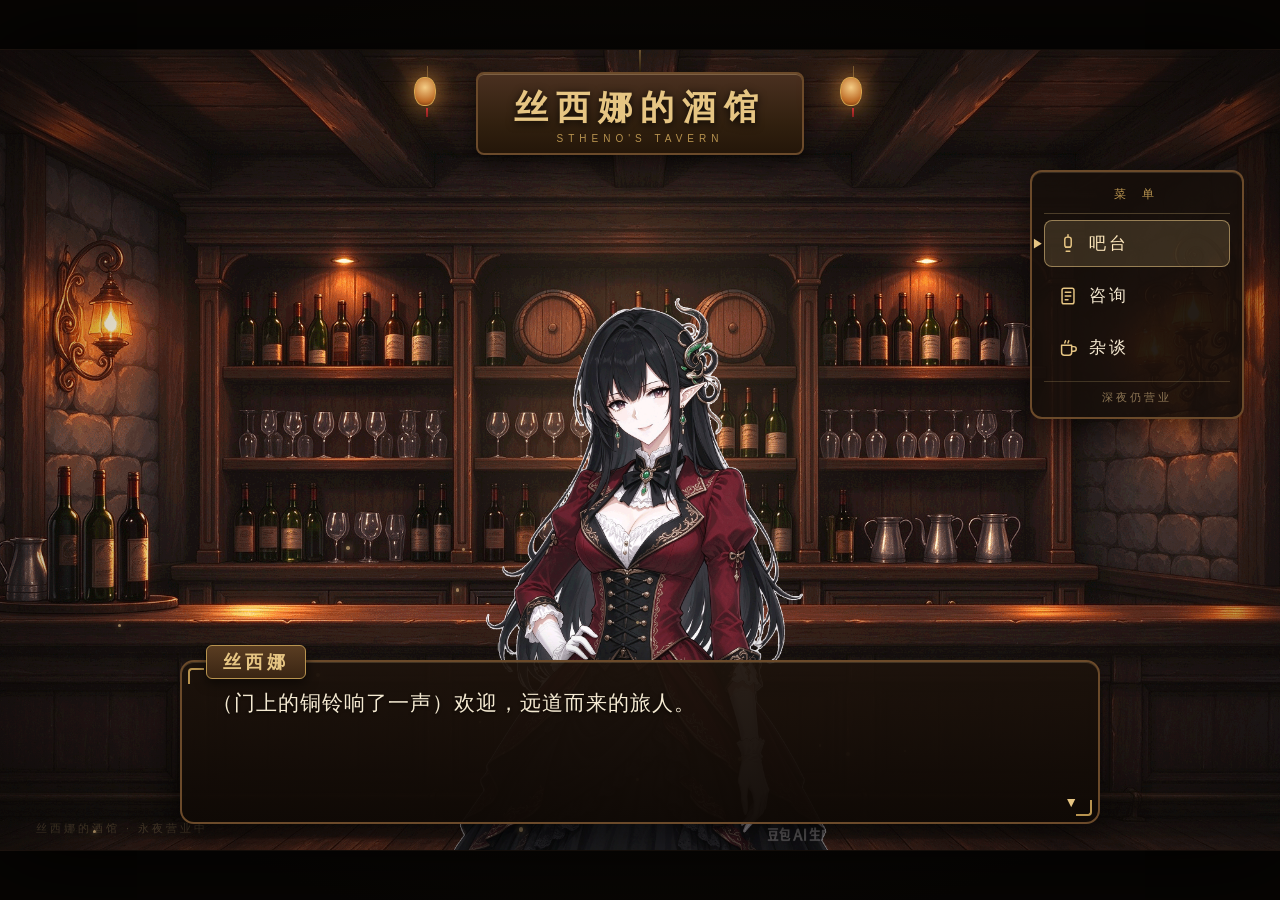
<file: index.html>
<!DOCTYPE html>
<html lang="zh-CN">
<head>
<meta charset="UTF-8">
<meta name="viewport" content="width=device-width, initial-scale=1, viewport-fit=cover">
<meta name="description" content="丝西娜的酒馆 — 深夜仍营业的个人博客">
<title>丝西娜的酒馆</title>
<link rel="icon" type="image/png" href="assets/img/favicon.png">
<link rel="stylesheet" href="assets/css/style.css">
</head>
<body data-page="home">
<div id="viewport">
<div id="stage" class="stage">
  <div class="scene-bg"></div>
  <div class="halo"></div>
  <img class="stheno" src="assets/img/丝西娜.png" alt="酒馆女老板丝西娜">
  <button class="stheno-click" id="sthenoBtn" type="button" aria-label="和丝西娜说句话"><span class="stheno-hint">?</span></button>
  <div class="vignette"></div>
  <header class="sign">
    <div class="sign-rope"></div>
    <div class="sign-board"><span class="sign-title">丝西娜的酒馆</span><span class="sign-sub">STHENO&#39;S TAVERN</span></div>
    <div class="lantern lantern-l"><span class="lantern-body"></span></div>
    <div class="lantern lantern-r"><span class="lantern-body"></span></div>
  </header>
  <nav class="game-menu" id="gameMenu"><div class="menu-title">菜 单</div><a class="menu-item" data-nav="home" href="index.html" title="吧台"><svg class="ico" viewBox="0 0 24 24" fill="none" stroke="#e6c583" stroke-width="1.6" stroke-linecap="round" stroke-linejoin="round"><path d="M12 2v2.5"/><rect x="8.5" y="4.5" width="7" height="11" rx="2.5"/><path d="M9.5 15.5h5"/><path d="M10 20h4"/></svg><span class="label">吧台</span></a><a class="menu-item" data-nav="zixun" href="zixun.html" title="咨询"><svg class="ico" viewBox="0 0 24 24" fill="none" stroke="#e6c583" stroke-width="1.6" stroke-linecap="round" stroke-linejoin="round"><rect x="5.5" y="3.5" width="13" height="17" rx="2"/><path d="M9 8h6"/><path d="M9 12h6"/><path d="M9 16h3"/></svg><span class="label">咨询</span></a><a class="menu-item" data-nav="zatan" href="zatan.html" title="杂谈"><svg class="ico" viewBox="0 0 24 24" fill="none" stroke="#e6c583" stroke-width="1.6" stroke-linecap="round" stroke-linejoin="round"><path d="M5 9h11v8a3 3 0 0 1-3 3H8a3 3 0 0 1-3-3V9z"/><path d="M16 10.5h2.5a2.5 2.5 0 0 1 0 5H16"/><path d="M8.5 6.5c0-1.2.8-1.2.8-2.4"/><path d="M12 6.5c0-1.2.8-1.2.8-2.4"/></svg><span class="label">杂谈</span></a><div class="menu-foot">深夜仍营业</div></nav>
  
  <section class="dialogue-box" id="dialogueBox">
    <div class="name-plate">丝西娜</div>
    <div class="dialogue-text" id="dialogueText"></div>
    <noscript><div class="noscript-note">请启用 JavaScript，老板娘才能开口说话。</div></noscript>
    <div class="dialogue-next" id="nextArrow">▼</div>
  </section>
  <div class="stage-foot">丝西娜的酒馆 · 永夜营业中</div>
</div>
</div>
<script>window.DIALOGUE_LINES = ["（门上的铜铃响了一声）欢迎，远道而来的旅人。", "这里是丝西娜的酒馆。不卖故事，只卖酒，和一点点容身之处。", "吧台永远擦得很亮，靠窗的位置看得见月亮。", "右边柜子里有我平时写的东西，归好类了。想看哪本，自己拿。", "还有——心情好的时候，点我一下，也不会挨打。", "当然，也可以只是坐着。坐着，也是酒馆的一部分。"];</script>
<script src="assets/js/app.js"></script>
</body>
</html>
</file>
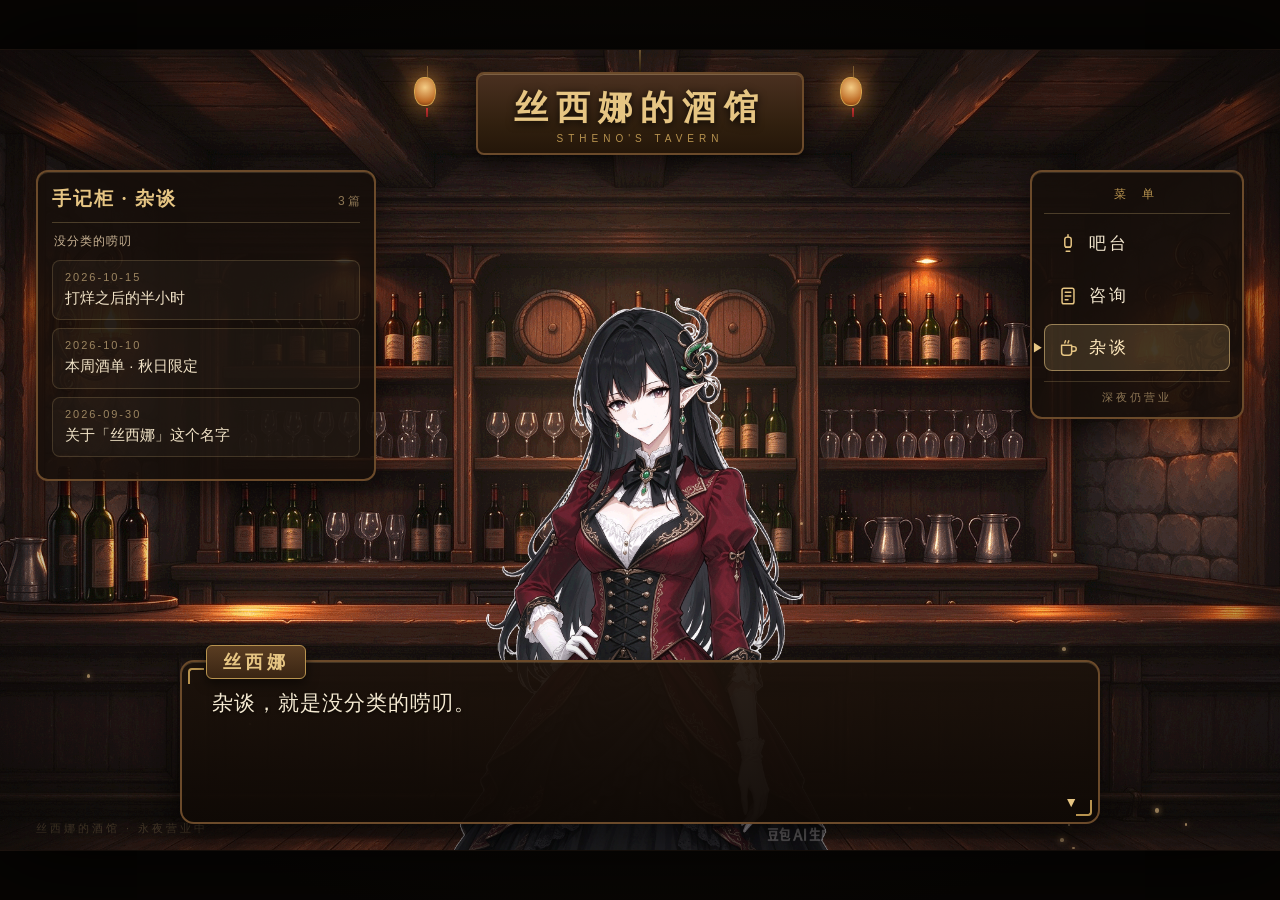
<file: zatan.html>
<!DOCTYPE html>
<html lang="zh-CN">
<head>
<meta charset="UTF-8">
<meta name="viewport" content="width=device-width, initial-scale=1, viewport-fit=cover">
<meta name="description" content="丝西娜的酒馆 — 深夜仍营业的个人博客">
<title>杂谈 · 丝西娜的酒馆</title>
<link rel="icon" type="image/png" href="assets/img/favicon.png">
<link rel="stylesheet" href="assets/css/style.css">
</head>
<body data-page="zatan">
<div id="viewport">
<div id="stage" class="stage">
  <div class="scene-bg"></div>
  <div class="halo"></div>
  <img class="stheno" src="assets/img/丝西娜.png" alt="酒馆女老板丝西娜">
  <button class="stheno-click" id="sthenoBtn" type="button" aria-label="和丝西娜说句话"><span class="stheno-hint">?</span></button>
  <div class="vignette"></div>
  <header class="sign">
    <div class="sign-rope"></div>
    <div class="sign-board"><span class="sign-title">丝西娜的酒馆</span><span class="sign-sub">STHENO&#39;S TAVERN</span></div>
    <div class="lantern lantern-l"><span class="lantern-body"></span></div>
    <div class="lantern lantern-r"><span class="lantern-body"></span></div>
  </header>
  <nav class="game-menu" id="gameMenu"><div class="menu-title">菜 单</div><a class="menu-item" data-nav="home" href="index.html" title="吧台"><svg class="ico" viewBox="0 0 24 24" fill="none" stroke="#e6c583" stroke-width="1.6" stroke-linecap="round" stroke-linejoin="round"><path d="M12 2v2.5"/><rect x="8.5" y="4.5" width="7" height="11" rx="2.5"/><path d="M9.5 15.5h5"/><path d="M10 20h4"/></svg><span class="label">吧台</span></a><a class="menu-item" data-nav="zixun" href="zixun.html" title="咨询"><svg class="ico" viewBox="0 0 24 24" fill="none" stroke="#e6c583" stroke-width="1.6" stroke-linecap="round" stroke-linejoin="round"><rect x="5.5" y="3.5" width="13" height="17" rx="2"/><path d="M9 8h6"/><path d="M9 12h6"/><path d="M9 16h3"/></svg><span class="label">咨询</span></a><a class="menu-item" data-nav="zatan" href="zatan.html" title="杂谈"><svg class="ico" viewBox="0 0 24 24" fill="none" stroke="#e6c583" stroke-width="1.6" stroke-linecap="round" stroke-linejoin="round"><path d="M5 9h11v8a3 3 0 0 1-3 3H8a3 3 0 0 1-3-3V9z"/><path d="M16 10.5h2.5a2.5 2.5 0 0 1 0 5H16"/><path d="M8.5 6.5c0-1.2.8-1.2.8-2.4"/><path d="M12 6.5c0-1.2.8-1.2.8-2.4"/></svg><span class="label">杂谈</span></a><div class="menu-foot">深夜仍营业</div></nav>
  <aside class="post-list"><div class="list-head"><span class="list-title">手记柜 · 杂谈</span><span class="list-count">3 篇</span></div><div class="list-desc">没分类的唠叨</div><a class="post-item" href="posts/after-closing.html"><span class="post-date">2026-10-15</span><span class="post-title">打烊之后的半小时</span></a><a class="post-item" href="posts/autumn-menu.html"><span class="post-date">2026-10-10</span><span class="post-title">本周酒单 · 秋日限定</span></a><a class="post-item" href="posts/about-name.html"><span class="post-date">2026-09-30</span><span class="post-title">关于「丝西娜」这个名字</span></a></aside>
  <section class="dialogue-box" id="dialogueBox">
    <div class="name-plate">丝西娜</div>
    <div class="dialogue-text" id="dialogueText"></div>
    <noscript><div class="noscript-note">请启用 JavaScript，老板娘才能开口说话。</div></noscript>
    <div class="dialogue-next" id="nextArrow">▼</div>
  </section>
  <div class="stage-foot">丝西娜的酒馆 · 永夜营业中</div>
</div>
</div>
<script>window.DIALOGUE_LINES = ["杂谈，就是没分类的唠叨。", "酒馆老板娘的特权：想到哪，写到哪。", "随便翻，翻到哪页算哪页。"];</script>
<script src="assets/js/app.js"></script>
</body>
</html>
</file>
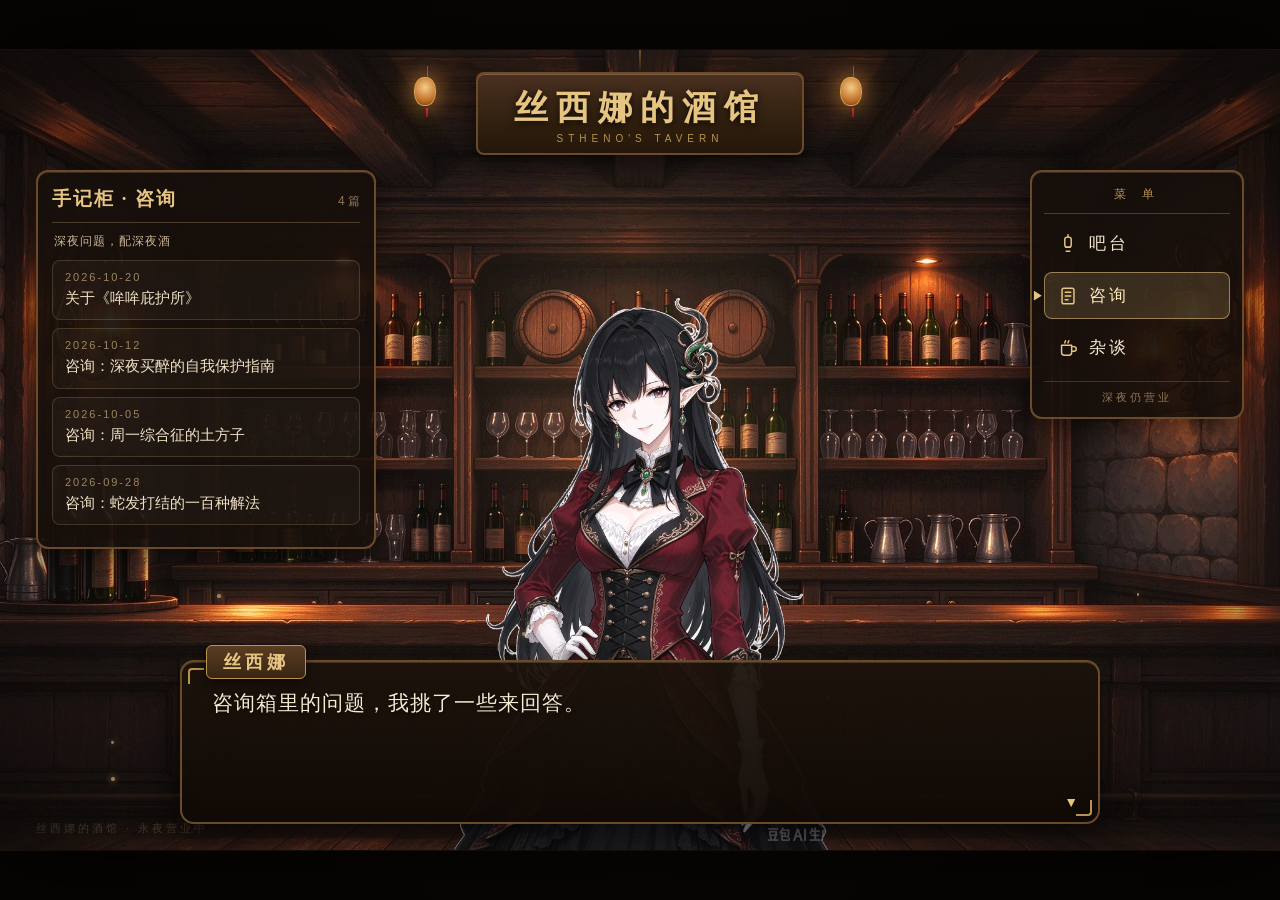
<file: zixun.html>
<!DOCTYPE html>
<html lang="zh-CN">
<head>
<meta charset="UTF-8">
<meta name="viewport" content="width=device-width, initial-scale=1, viewport-fit=cover">
<meta name="description" content="丝西娜的酒馆 — 深夜仍营业的个人博客">
<title>咨询 · 丝西娜的酒馆</title>
<link rel="icon" type="image/png" href="assets/img/favicon.png">
<link rel="stylesheet" href="assets/css/style.css">
</head>
<body data-page="zixun">
<div id="viewport">
<div id="stage" class="stage">
  <div class="scene-bg"></div>
  <div class="halo"></div>
  <img class="stheno" src="assets/img/丝西娜.png" alt="酒馆女老板丝西娜">
  <button class="stheno-click" id="sthenoBtn" type="button" aria-label="和丝西娜说句话"><span class="stheno-hint">?</span></button>
  <div class="vignette"></div>
  <header class="sign">
    <div class="sign-rope"></div>
    <div class="sign-board"><span class="sign-title">丝西娜的酒馆</span><span class="sign-sub">STHENO&#39;S TAVERN</span></div>
    <div class="lantern lantern-l"><span class="lantern-body"></span></div>
    <div class="lantern lantern-r"><span class="lantern-body"></span></div>
  </header>
  <nav class="game-menu" id="gameMenu"><div class="menu-title">菜 单</div><a class="menu-item" data-nav="home" href="index.html" title="吧台"><svg class="ico" viewBox="0 0 24 24" fill="none" stroke="#e6c583" stroke-width="1.6" stroke-linecap="round" stroke-linejoin="round"><path d="M12 2v2.5"/><rect x="8.5" y="4.5" width="7" height="11" rx="2.5"/><path d="M9.5 15.5h5"/><path d="M10 20h4"/></svg><span class="label">吧台</span></a><a class="menu-item" data-nav="zixun" href="zixun.html" title="咨询"><svg class="ico" viewBox="0 0 24 24" fill="none" stroke="#e6c583" stroke-width="1.6" stroke-linecap="round" stroke-linejoin="round"><rect x="5.5" y="3.5" width="13" height="17" rx="2"/><path d="M9 8h6"/><path d="M9 12h6"/><path d="M9 16h3"/></svg><span class="label">咨询</span></a><a class="menu-item" data-nav="zatan" href="zatan.html" title="杂谈"><svg class="ico" viewBox="0 0 24 24" fill="none" stroke="#e6c583" stroke-width="1.6" stroke-linecap="round" stroke-linejoin="round"><path d="M5 9h11v8a3 3 0 0 1-3 3H8a3 3 0 0 1-3-3V9z"/><path d="M16 10.5h2.5a2.5 2.5 0 0 1 0 5H16"/><path d="M8.5 6.5c0-1.2.8-1.2.8-2.4"/><path d="M12 6.5c0-1.2.8-1.2.8-2.4"/></svg><span class="label">杂谈</span></a><div class="menu-foot">深夜仍营业</div></nav>
  <aside class="post-list"><div class="list-head"><span class="list-title">手记柜 · 咨询</span><span class="list-count">4 篇</span></div><div class="list-desc">深夜问题，配深夜酒</div><a class="post-item" href="posts/advice-moumou.html"><span class="post-date">2026-10-20</span><span class="post-title">关于《哞哞庇护所》</span></a><a class="post-item" href="posts/advice-late-night.html"><span class="post-date">2026-10-12</span><span class="post-title">咨询：深夜买醉的自我保护指南</span></a><a class="post-item" href="posts/advice-monday.html"><span class="post-date">2026-10-05</span><span class="post-title">咨询：周一综合征的土方子</span></a><a class="post-item" href="posts/advice-snake-hair.html"><span class="post-date">2026-09-28</span><span class="post-title">咨询：蛇发打结的一百种解法</span></a></aside>
  <section class="dialogue-box" id="dialogueBox">
    <div class="name-plate">丝西娜</div>
    <div class="dialogue-text" id="dialogueText"></div>
    <noscript><div class="noscript-note">请启用 JavaScript，老板娘才能开口说话。</div></noscript>
    <div class="dialogue-next" id="nextArrow">▼</div>
  </section>
  <div class="stage-foot">丝西娜的酒馆 · 永夜营业中</div>
</div>
</div>
<script>window.DIALOGUE_LINES = ["咨询箱里的问题，我挑了一些来回答。", "都是些深夜问题，得配深夜酒一起看。", "选一封吧，旅人。"];</script>
<script src="assets/js/app.js"></script>
</body>
</html>
</file>
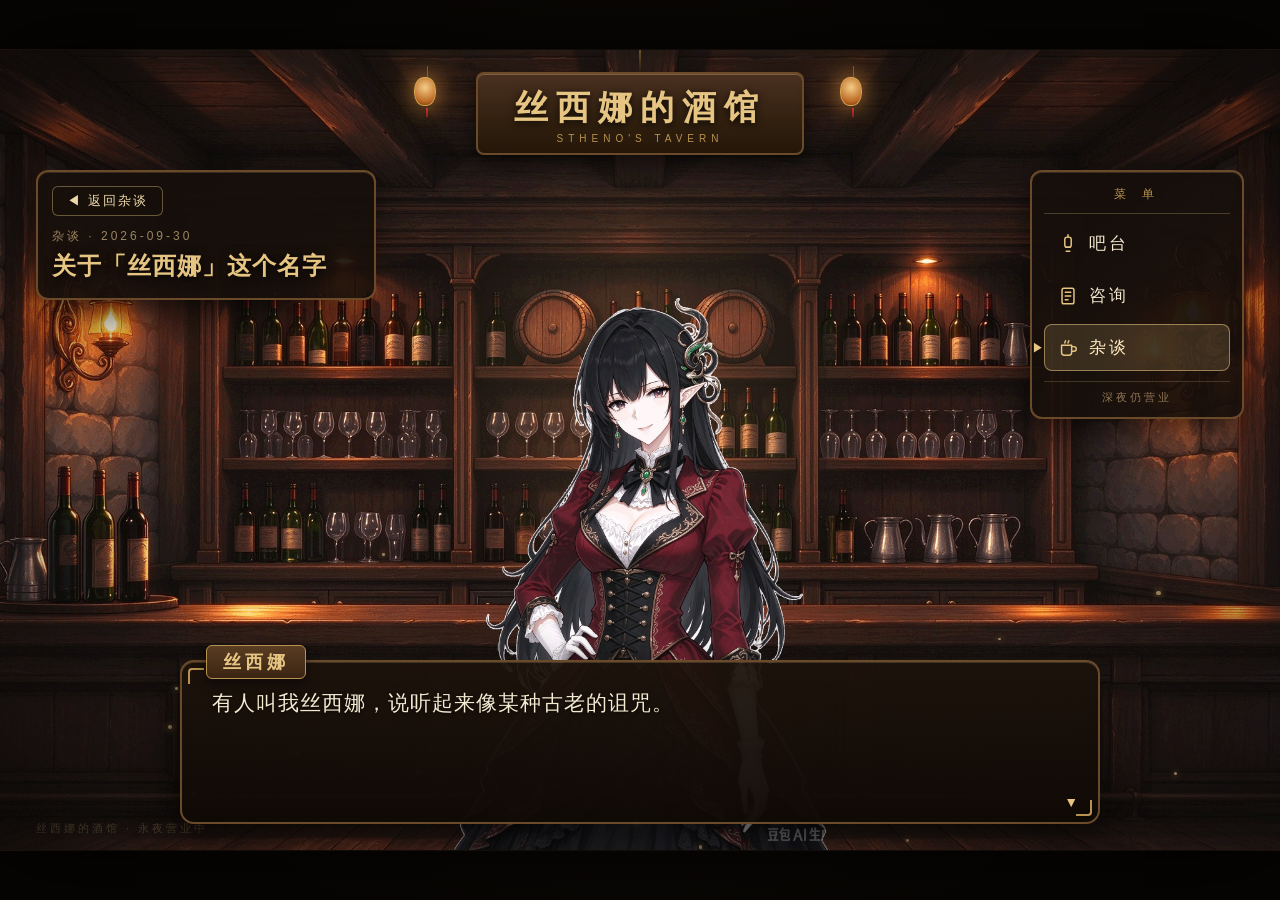
<file: posts/about-name.html>
<!DOCTYPE html>
<html lang="zh-CN">
<head>
<meta charset="UTF-8">
<meta name="viewport" content="width=device-width, initial-scale=1, viewport-fit=cover">
<meta name="description" content="丝西娜的酒馆 — 深夜仍营业的个人博客">
<title>关于「丝西娜」这个名字 · 丝西娜的酒馆</title>
<link rel="icon" type="image/png" href="../assets/img/favicon.png">
<link rel="stylesheet" href="../assets/css/style.css">
</head>
<body data-page="zatan">
<div id="viewport">
<div id="stage" class="stage">
  <div class="scene-bg"></div>
  <div class="halo"></div>
  <img class="stheno" src="../assets/img/丝西娜.png" alt="酒馆女老板丝西娜">
  <button class="stheno-click" id="sthenoBtn" type="button" aria-label="和丝西娜说句话"><span class="stheno-hint">?</span></button>
  <div class="vignette"></div>
  <header class="sign">
    <div class="sign-rope"></div>
    <div class="sign-board"><span class="sign-title">丝西娜的酒馆</span><span class="sign-sub">STHENO&#39;S TAVERN</span></div>
    <div class="lantern lantern-l"><span class="lantern-body"></span></div>
    <div class="lantern lantern-r"><span class="lantern-body"></span></div>
  </header>
  <nav class="game-menu" id="gameMenu"><div class="menu-title">菜 单</div><a class="menu-item" data-nav="home" href="../index.html" title="吧台"><svg class="ico" viewBox="0 0 24 24" fill="none" stroke="#e6c583" stroke-width="1.6" stroke-linecap="round" stroke-linejoin="round"><path d="M12 2v2.5"/><rect x="8.5" y="4.5" width="7" height="11" rx="2.5"/><path d="M9.5 15.5h5"/><path d="M10 20h4"/></svg><span class="label">吧台</span></a><a class="menu-item" data-nav="zixun" href="../zixun.html" title="咨询"><svg class="ico" viewBox="0 0 24 24" fill="none" stroke="#e6c583" stroke-width="1.6" stroke-linecap="round" stroke-linejoin="round"><rect x="5.5" y="3.5" width="13" height="17" rx="2"/><path d="M9 8h6"/><path d="M9 12h6"/><path d="M9 16h3"/></svg><span class="label">咨询</span></a><a class="menu-item" data-nav="zatan" href="../zatan.html" title="杂谈"><svg class="ico" viewBox="0 0 24 24" fill="none" stroke="#e6c583" stroke-width="1.6" stroke-linecap="round" stroke-linejoin="round"><path d="M5 9h11v8a3 3 0 0 1-3 3H8a3 3 0 0 1-3-3V9z"/><path d="M16 10.5h2.5a2.5 2.5 0 0 1 0 5H16"/><path d="M8.5 6.5c0-1.2.8-1.2.8-2.4"/><path d="M12 6.5c0-1.2.8-1.2.8-2.4"/></svg><span class="label">杂谈</span></a><div class="menu-foot">深夜仍营业</div></nav>
  <div class="post-header"><a class="back-btn" href="../zatan.html">◀ 返回杂谈</a><div class="post-meta">杂谈 · 2026-09-30</div><h1 class="post-title-h">关于「丝西娜」这个名字</h1></div>
  <section class="dialogue-box" id="dialogueBox">
    <div class="name-plate">丝西娜</div>
    <div class="dialogue-text" id="dialogueText"></div>
    <noscript><div class="noscript-note">请启用 JavaScript，老板娘才能开口说话。</div></noscript>
    <div class="dialogue-next" id="nextArrow">▼</div>
  </section>
  <div class="stage-foot">丝西娜的酒馆 · 永夜营业中</div>
</div>
</div>
<script>window.DIALOGUE_LINES = ["有人叫我丝西娜，说听起来像某种古老的诅咒。", "其实那是很老很老的故事里，一个不太走运的名字。不过我不介意。", "名字是别人给的，酒馆是自己开的。被叫错一百年，也还是我。", "所以——欢迎来到丝西娜的酒馆。名字归故事，酒归你。"];</script>
<script src="../assets/js/app.js"></script>
</body>
</html>
</file>
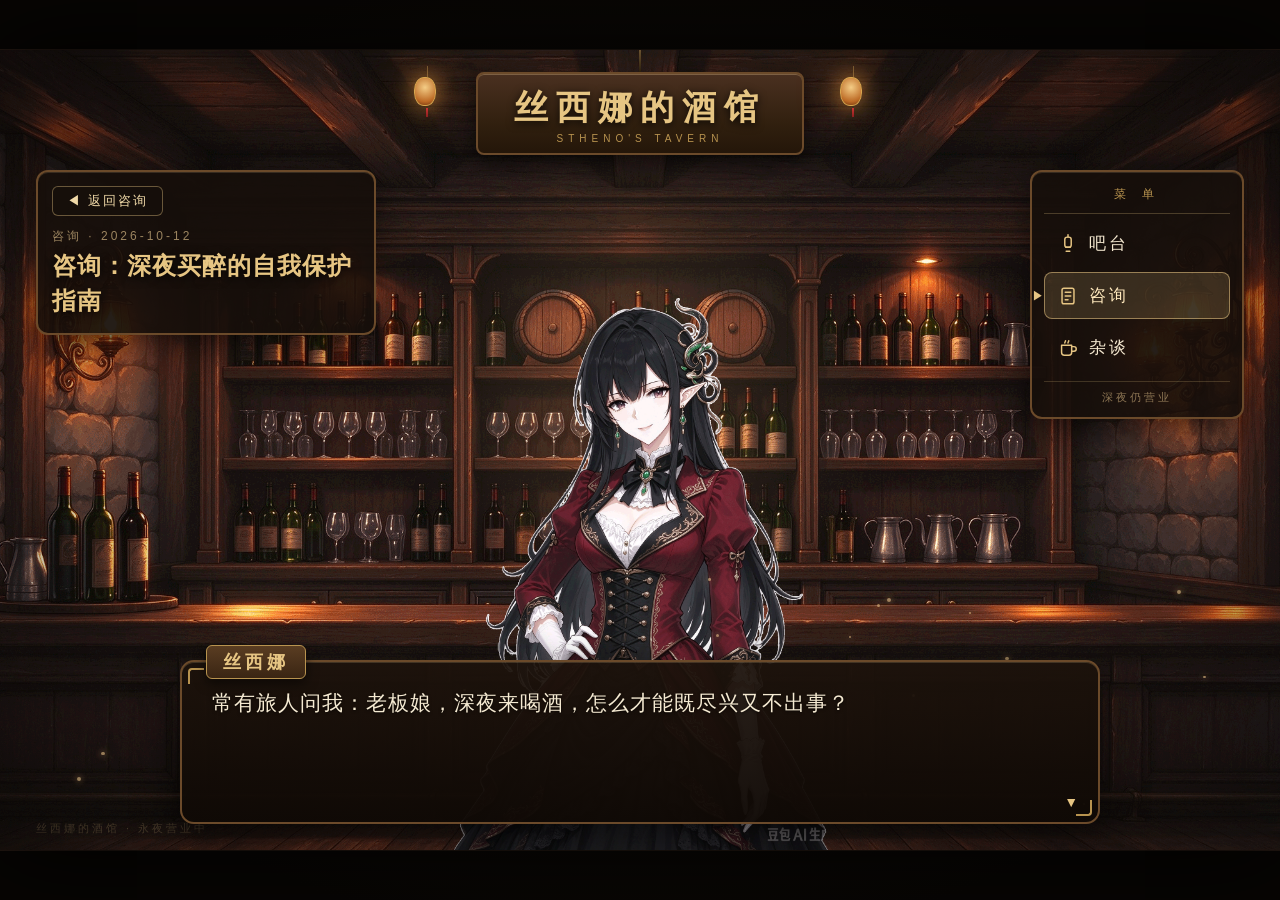
<file: posts/advice-late-night.html>
<!DOCTYPE html>
<html lang="zh-CN">
<head>
<meta charset="UTF-8">
<meta name="viewport" content="width=device-width, initial-scale=1, viewport-fit=cover">
<meta name="description" content="丝西娜的酒馆 — 深夜仍营业的个人博客">
<title>咨询：深夜买醉的自我保护指南 · 丝西娜的酒馆</title>
<link rel="icon" type="image/png" href="../assets/img/favicon.png">
<link rel="stylesheet" href="../assets/css/style.css">
</head>
<body data-page="zixun">
<div id="viewport">
<div id="stage" class="stage">
  <div class="scene-bg"></div>
  <div class="halo"></div>
  <img class="stheno" src="../assets/img/丝西娜.png" alt="酒馆女老板丝西娜">
  <button class="stheno-click" id="sthenoBtn" type="button" aria-label="和丝西娜说句话"><span class="stheno-hint">?</span></button>
  <div class="vignette"></div>
  <header class="sign">
    <div class="sign-rope"></div>
    <div class="sign-board"><span class="sign-title">丝西娜的酒馆</span><span class="sign-sub">STHENO&#39;S TAVERN</span></div>
    <div class="lantern lantern-l"><span class="lantern-body"></span></div>
    <div class="lantern lantern-r"><span class="lantern-body"></span></div>
  </header>
  <nav class="game-menu" id="gameMenu"><div class="menu-title">菜 单</div><a class="menu-item" data-nav="home" href="../index.html" title="吧台"><svg class="ico" viewBox="0 0 24 24" fill="none" stroke="#e6c583" stroke-width="1.6" stroke-linecap="round" stroke-linejoin="round"><path d="M12 2v2.5"/><rect x="8.5" y="4.5" width="7" height="11" rx="2.5"/><path d="M9.5 15.5h5"/><path d="M10 20h4"/></svg><span class="label">吧台</span></a><a class="menu-item" data-nav="zixun" href="../zixun.html" title="咨询"><svg class="ico" viewBox="0 0 24 24" fill="none" stroke="#e6c583" stroke-width="1.6" stroke-linecap="round" stroke-linejoin="round"><rect x="5.5" y="3.5" width="13" height="17" rx="2"/><path d="M9 8h6"/><path d="M9 12h6"/><path d="M9 16h3"/></svg><span class="label">咨询</span></a><a class="menu-item" data-nav="zatan" href="../zatan.html" title="杂谈"><svg class="ico" viewBox="0 0 24 24" fill="none" stroke="#e6c583" stroke-width="1.6" stroke-linecap="round" stroke-linejoin="round"><path d="M5 9h11v8a3 3 0 0 1-3 3H8a3 3 0 0 1-3-3V9z"/><path d="M16 10.5h2.5a2.5 2.5 0 0 1 0 5H16"/><path d="M8.5 6.5c0-1.2.8-1.2.8-2.4"/><path d="M12 6.5c0-1.2.8-1.2.8-2.4"/></svg><span class="label">杂谈</span></a><div class="menu-foot">深夜仍营业</div></nav>
  <div class="post-header"><a class="back-btn" href="../zixun.html">◀ 返回咨询</a><div class="post-meta">咨询 · 2026-10-12</div><h1 class="post-title-h">咨询：深夜买醉的自我保护指南</h1></div>
  <section class="dialogue-box" id="dialogueBox">
    <div class="name-plate">丝西娜</div>
    <div class="dialogue-text" id="dialogueText"></div>
    <noscript><div class="noscript-note">请启用 JavaScript，老板娘才能开口说话。</div></noscript>
    <div class="dialogue-next" id="nextArrow">▼</div>
  </section>
  <div class="stage-foot">丝西娜的酒馆 · 永夜营业中</div>
</div>
</div>
<script>window.DIALOGUE_LINES = ["常有旅人问我：老板娘，深夜来喝酒，怎么才能既尽兴又不出事？", "第一条，杯子不离视线。下过药的酒，比沼泽里的瘴气还难防。", "第二条，账要当面结。模糊的账单和模糊的记忆一样，最容易被人做成陷阱。", "第三条，也是最重要的一条——觉得不对，立刻走人。酒馆的门永远开着：进来是客，出去是自由。", "尽兴而归，才不辜负这一夜的酒。"];</script>
<script src="../assets/js/app.js"></script>
</body>
</html>
</file>
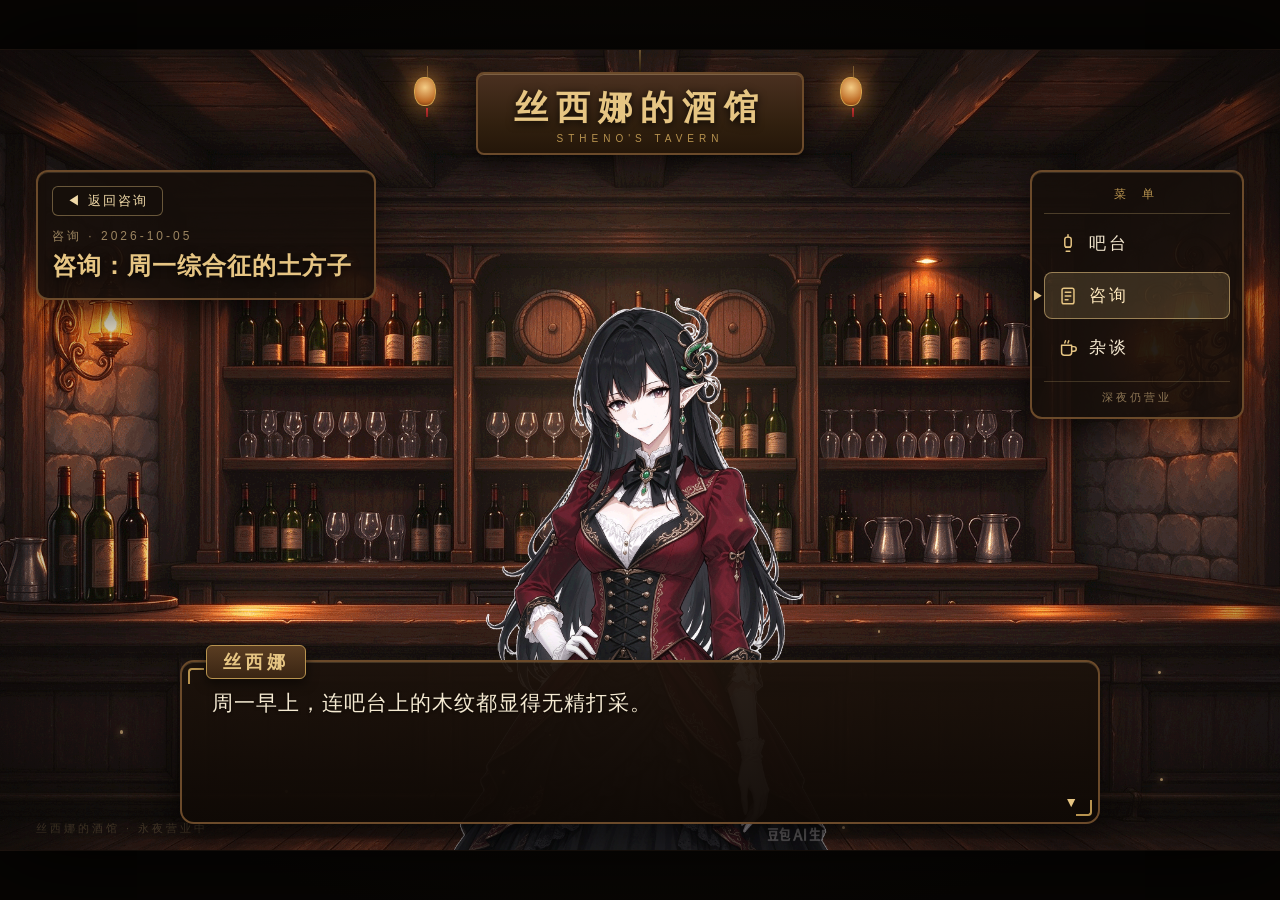
<file: posts/advice-monday.html>
<!DOCTYPE html>
<html lang="zh-CN">
<head>
<meta charset="UTF-8">
<meta name="viewport" content="width=device-width, initial-scale=1, viewport-fit=cover">
<meta name="description" content="丝西娜的酒馆 — 深夜仍营业的个人博客">
<title>咨询：周一综合征的土方子 · 丝西娜的酒馆</title>
<link rel="icon" type="image/png" href="../assets/img/favicon.png">
<link rel="stylesheet" href="../assets/css/style.css">
</head>
<body data-page="zixun">
<div id="viewport">
<div id="stage" class="stage">
  <div class="scene-bg"></div>
  <div class="halo"></div>
  <img class="stheno" src="../assets/img/丝西娜.png" alt="酒馆女老板丝西娜">
  <button class="stheno-click" id="sthenoBtn" type="button" aria-label="和丝西娜说句话"><span class="stheno-hint">?</span></button>
  <div class="vignette"></div>
  <header class="sign">
    <div class="sign-rope"></div>
    <div class="sign-board"><span class="sign-title">丝西娜的酒馆</span><span class="sign-sub">STHENO&#39;S TAVERN</span></div>
    <div class="lantern lantern-l"><span class="lantern-body"></span></div>
    <div class="lantern lantern-r"><span class="lantern-body"></span></div>
  </header>
  <nav class="game-menu" id="gameMenu"><div class="menu-title">菜 单</div><a class="menu-item" data-nav="home" href="../index.html" title="吧台"><svg class="ico" viewBox="0 0 24 24" fill="none" stroke="#e6c583" stroke-width="1.6" stroke-linecap="round" stroke-linejoin="round"><path d="M12 2v2.5"/><rect x="8.5" y="4.5" width="7" height="11" rx="2.5"/><path d="M9.5 15.5h5"/><path d="M10 20h4"/></svg><span class="label">吧台</span></a><a class="menu-item" data-nav="zixun" href="../zixun.html" title="咨询"><svg class="ico" viewBox="0 0 24 24" fill="none" stroke="#e6c583" stroke-width="1.6" stroke-linecap="round" stroke-linejoin="round"><rect x="5.5" y="3.5" width="13" height="17" rx="2"/><path d="M9 8h6"/><path d="M9 12h6"/><path d="M9 16h3"/></svg><span class="label">咨询</span></a><a class="menu-item" data-nav="zatan" href="../zatan.html" title="杂谈"><svg class="ico" viewBox="0 0 24 24" fill="none" stroke="#e6c583" stroke-width="1.6" stroke-linecap="round" stroke-linejoin="round"><path d="M5 9h11v8a3 3 0 0 1-3 3H8a3 3 0 0 1-3-3V9z"/><path d="M16 10.5h2.5a2.5 2.5 0 0 1 0 5H16"/><path d="M8.5 6.5c0-1.2.8-1.2.8-2.4"/><path d="M12 6.5c0-1.2.8-1.2.8-2.4"/></svg><span class="label">杂谈</span></a><div class="menu-foot">深夜仍营业</div></nav>
  <div class="post-header"><a class="back-btn" href="../zixun.html">◀ 返回咨询</a><div class="post-meta">咨询 · 2026-10-05</div><h1 class="post-title-h">咨询：周一综合征的土方子</h1></div>
  <section class="dialogue-box" id="dialogueBox">
    <div class="name-plate">丝西娜</div>
    <div class="dialogue-text" id="dialogueText"></div>
    <noscript><div class="noscript-note">请启用 JavaScript，老板娘才能开口说话。</div></noscript>
    <div class="dialogue-next" id="nextArrow">▼</div>
  </section>
  <div class="stage-foot">丝西娜的酒馆 · 永夜营业中</div>
</div>
</div>
<script>window.DIALOGUE_LINES = ["周一早上，连吧台上的木纹都显得无精打采。", "我的土方子：周五夜里预留半杯好酒，周日深夜再喝掉它——让周末的尾巴，扫过周一的额头。", "辅以早起十分钟的阳光，和一段不看消息的通勤路。", "一个疗程就好，别贪杯。", "如果还是不行，就来酒馆。周一的吧台，永远给你留一个安静的角落。"];</script>
<script src="../assets/js/app.js"></script>
</body>
</html>
</file>
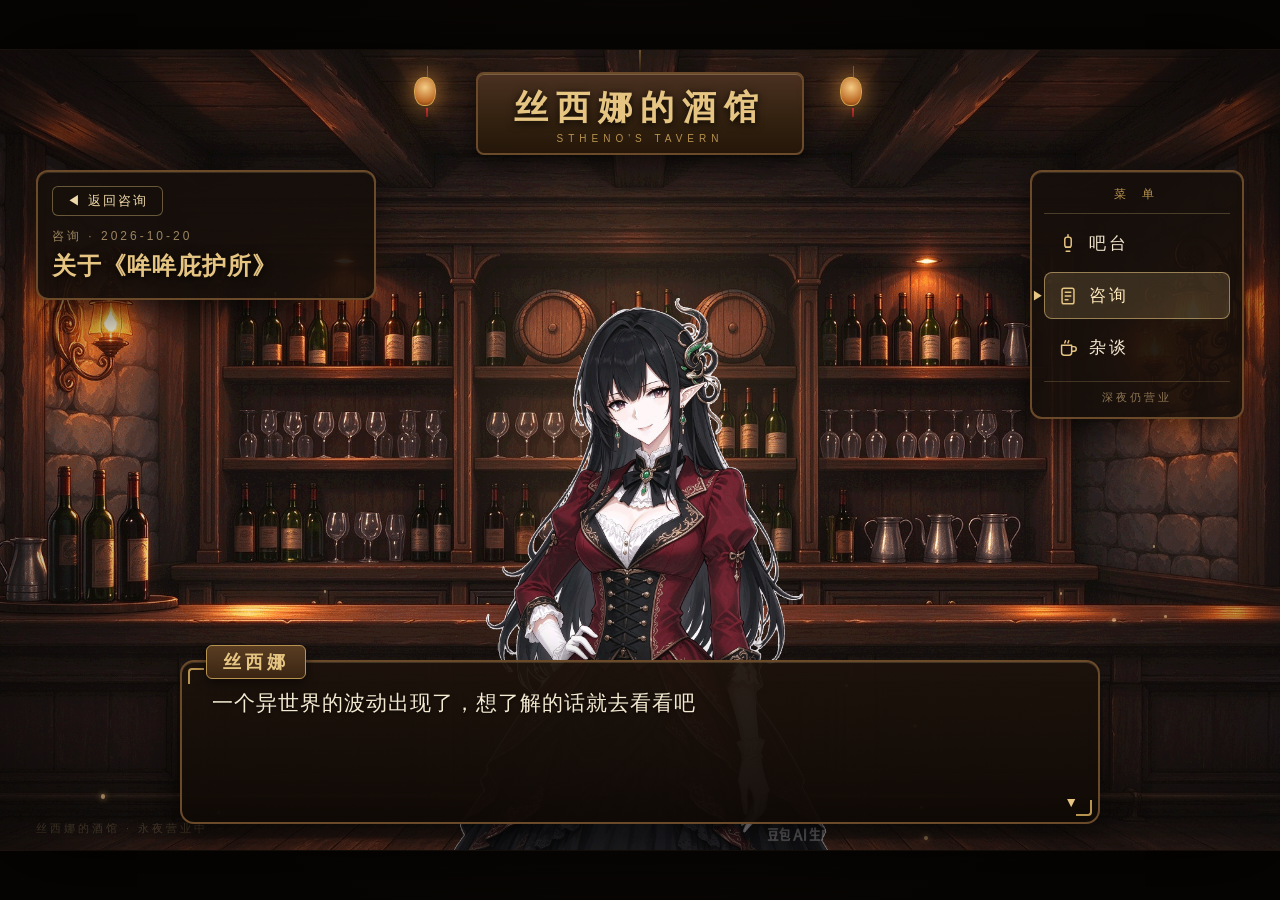
<file: posts/advice-moumou.html>
<!DOCTYPE html>
<html lang="zh-CN">
<head>
<meta charset="UTF-8">
<meta name="viewport" content="width=device-width, initial-scale=1, viewport-fit=cover">
<meta name="description" content="丝西娜的酒馆 — 深夜仍营业的个人博客">
<title>关于《哞哞庇护所》 · 丝西娜的酒馆</title>
<link rel="icon" type="image/png" href="../assets/img/favicon.png">
<link rel="stylesheet" href="../assets/css/style.css">
</head>
<body data-page="zixun">
<div id="viewport">
<div id="stage" class="stage">
  <div class="scene-bg"></div>
  <div class="halo"></div>
  <img class="stheno" src="../assets/img/丝西娜.png" alt="酒馆女老板丝西娜">
  <button class="stheno-click" id="sthenoBtn" type="button" aria-label="和丝西娜说句话"><span class="stheno-hint">?</span></button>
  <div class="vignette"></div>
  <header class="sign">
    <div class="sign-rope"></div>
    <div class="sign-board"><span class="sign-title">丝西娜的酒馆</span><span class="sign-sub">STHENO&#39;S TAVERN</span></div>
    <div class="lantern lantern-l"><span class="lantern-body"></span></div>
    <div class="lantern lantern-r"><span class="lantern-body"></span></div>
  </header>
  <nav class="game-menu" id="gameMenu"><div class="menu-title">菜 单</div><a class="menu-item" data-nav="home" href="../index.html" title="吧台"><svg class="ico" viewBox="0 0 24 24" fill="none" stroke="#e6c583" stroke-width="1.6" stroke-linecap="round" stroke-linejoin="round"><path d="M12 2v2.5"/><rect x="8.5" y="4.5" width="7" height="11" rx="2.5"/><path d="M9.5 15.5h5"/><path d="M10 20h4"/></svg><span class="label">吧台</span></a><a class="menu-item" data-nav="zixun" href="../zixun.html" title="咨询"><svg class="ico" viewBox="0 0 24 24" fill="none" stroke="#e6c583" stroke-width="1.6" stroke-linecap="round" stroke-linejoin="round"><rect x="5.5" y="3.5" width="13" height="17" rx="2"/><path d="M9 8h6"/><path d="M9 12h6"/><path d="M9 16h3"/></svg><span class="label">咨询</span></a><a class="menu-item" data-nav="zatan" href="../zatan.html" title="杂谈"><svg class="ico" viewBox="0 0 24 24" fill="none" stroke="#e6c583" stroke-width="1.6" stroke-linecap="round" stroke-linejoin="round"><path d="M5 9h11v8a3 3 0 0 1-3 3H8a3 3 0 0 1-3-3V9z"/><path d="M16 10.5h2.5a2.5 2.5 0 0 1 0 5H16"/><path d="M8.5 6.5c0-1.2.8-1.2.8-2.4"/><path d="M12 6.5c0-1.2.8-1.2.8-2.4"/></svg><span class="label">杂谈</span></a><div class="menu-foot">深夜仍营业</div></nav>
  <div class="post-header"><a class="back-btn" href="../zixun.html">◀ 返回咨询</a><div class="post-meta">咨询 · 2026-10-20</div><h1 class="post-title-h">关于《哞哞庇护所》</h1></div>
  <section class="dialogue-box" id="dialogueBox">
    <div class="name-plate">丝西娜</div>
    <div class="dialogue-text" id="dialogueText"></div>
    <noscript><div class="noscript-note">请启用 JavaScript，老板娘才能开口说话。</div></noscript>
    <div class="dialogue-next" id="nextArrow">▼</div>
  </section>
  <div class="stage-foot">丝西娜的酒馆 · 永夜营业中</div>
</div>
</div>
<script>window.DIALOGUE_LINES = ["一个异世界的波动出现了，想了解的话就去看看吧", "一只小牛在呼唤你……[哞哞庇护所](https://dimdream.github.io/moumou/)"];</script>
<script src="../assets/js/app.js"></script>
</body>
</html>
</file>
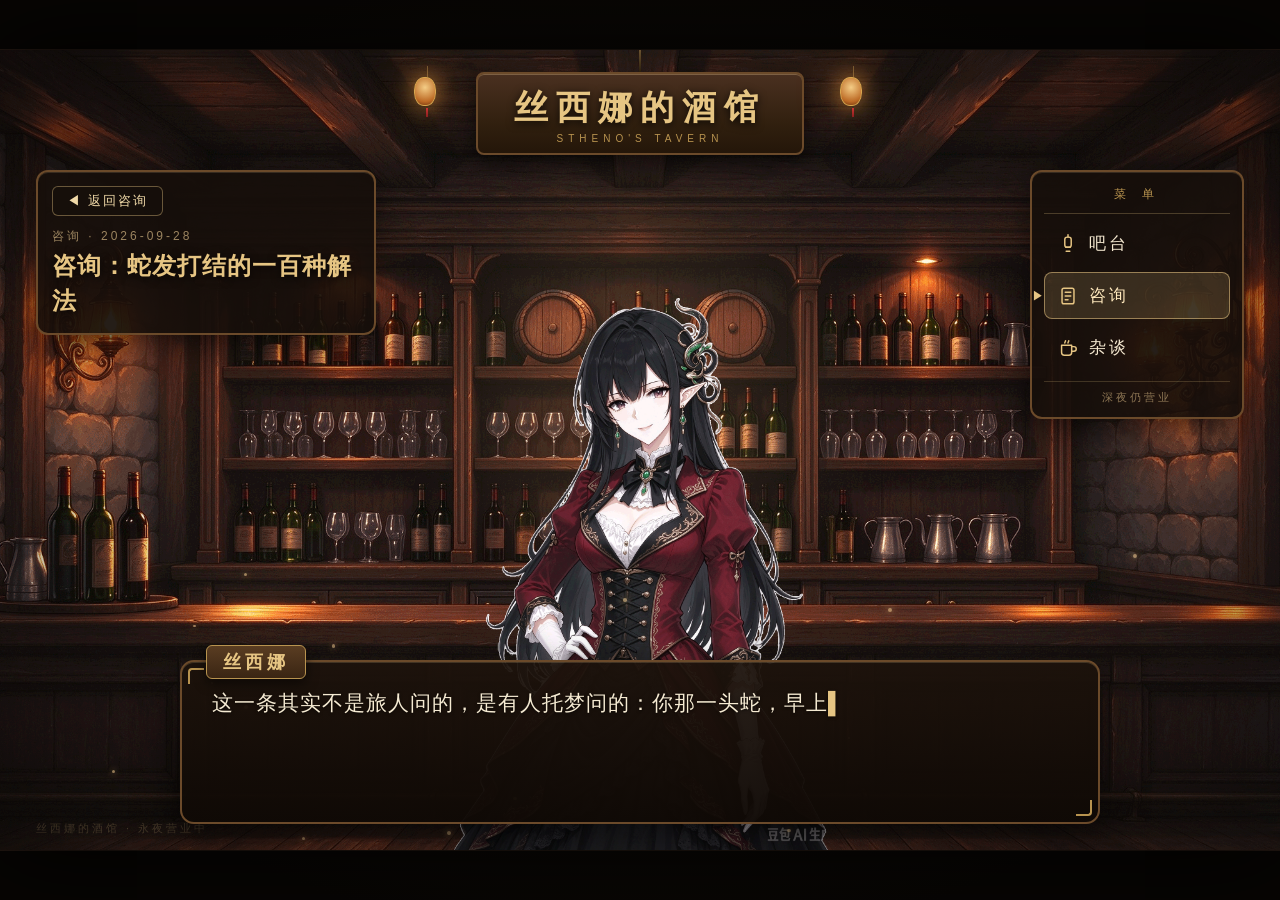
<file: posts/advice-snake-hair.html>
<!DOCTYPE html>
<html lang="zh-CN">
<head>
<meta charset="UTF-8">
<meta name="viewport" content="width=device-width, initial-scale=1, viewport-fit=cover">
<meta name="description" content="丝西娜的酒馆 — 深夜仍营业的个人博客">
<title>咨询：蛇发打结的一百种解法 · 丝西娜的酒馆</title>
<link rel="icon" type="image/png" href="../assets/img/favicon.png">
<link rel="stylesheet" href="../assets/css/style.css">
</head>
<body data-page="zixun">
<div id="viewport">
<div id="stage" class="stage">
  <div class="scene-bg"></div>
  <div class="halo"></div>
  <img class="stheno" src="../assets/img/丝西娜.png" alt="酒馆女老板丝西娜">
  <button class="stheno-click" id="sthenoBtn" type="button" aria-label="和丝西娜说句话"><span class="stheno-hint">?</span></button>
  <div class="vignette"></div>
  <header class="sign">
    <div class="sign-rope"></div>
    <div class="sign-board"><span class="sign-title">丝西娜的酒馆</span><span class="sign-sub">STHENO&#39;S TAVERN</span></div>
    <div class="lantern lantern-l"><span class="lantern-body"></span></div>
    <div class="lantern lantern-r"><span class="lantern-body"></span></div>
  </header>
  <nav class="game-menu" id="gameMenu"><div class="menu-title">菜 单</div><a class="menu-item" data-nav="home" href="../index.html" title="吧台"><svg class="ico" viewBox="0 0 24 24" fill="none" stroke="#e6c583" stroke-width="1.6" stroke-linecap="round" stroke-linejoin="round"><path d="M12 2v2.5"/><rect x="8.5" y="4.5" width="7" height="11" rx="2.5"/><path d="M9.5 15.5h5"/><path d="M10 20h4"/></svg><span class="label">吧台</span></a><a class="menu-item" data-nav="zixun" href="../zixun.html" title="咨询"><svg class="ico" viewBox="0 0 24 24" fill="none" stroke="#e6c583" stroke-width="1.6" stroke-linecap="round" stroke-linejoin="round"><rect x="5.5" y="3.5" width="13" height="17" rx="2"/><path d="M9 8h6"/><path d="M9 12h6"/><path d="M9 16h3"/></svg><span class="label">咨询</span></a><a class="menu-item" data-nav="zatan" href="../zatan.html" title="杂谈"><svg class="ico" viewBox="0 0 24 24" fill="none" stroke="#e6c583" stroke-width="1.6" stroke-linecap="round" stroke-linejoin="round"><path d="M5 9h11v8a3 3 0 0 1-3 3H8a3 3 0 0 1-3-3V9z"/><path d="M16 10.5h2.5a2.5 2.5 0 0 1 0 5H16"/><path d="M8.5 6.5c0-1.2.8-1.2.8-2.4"/><path d="M12 6.5c0-1.2.8-1.2.8-2.4"/></svg><span class="label">杂谈</span></a><div class="menu-foot">深夜仍营业</div></nav>
  <div class="post-header"><a class="back-btn" href="../zixun.html">◀ 返回咨询</a><div class="post-meta">咨询 · 2026-09-28</div><h1 class="post-title-h">咨询：蛇发打结的一百种解法</h1></div>
  <section class="dialogue-box" id="dialogueBox">
    <div class="name-plate">丝西娜</div>
    <div class="dialogue-text" id="dialogueText"></div>
    <noscript><div class="noscript-note">请启用 JavaScript，老板娘才能开口说话。</div></noscript>
    <div class="dialogue-next" id="nextArrow">▼</div>
  </section>
  <div class="stage-foot">丝西娜的酒馆 · 永夜营业中</div>
</div>
</div>
<script>window.DIALOGUE_LINES = ["这一条其实不是旅人问的，是有人托梦问的：你那一头蛇，早上打结怎么办？", "普通梳子不行，它们咬。犀角梳太痒，桃木梳起火。", "试了十几年，最后发现它们只认一把旧的黄杨木梳——大概因为旧东西脾气好。", "结论：头发要有耐心，蛇也一样。急不得，急了真咬你。"];</script>
<script src="../assets/js/app.js"></script>
</body>
</html>
</file>
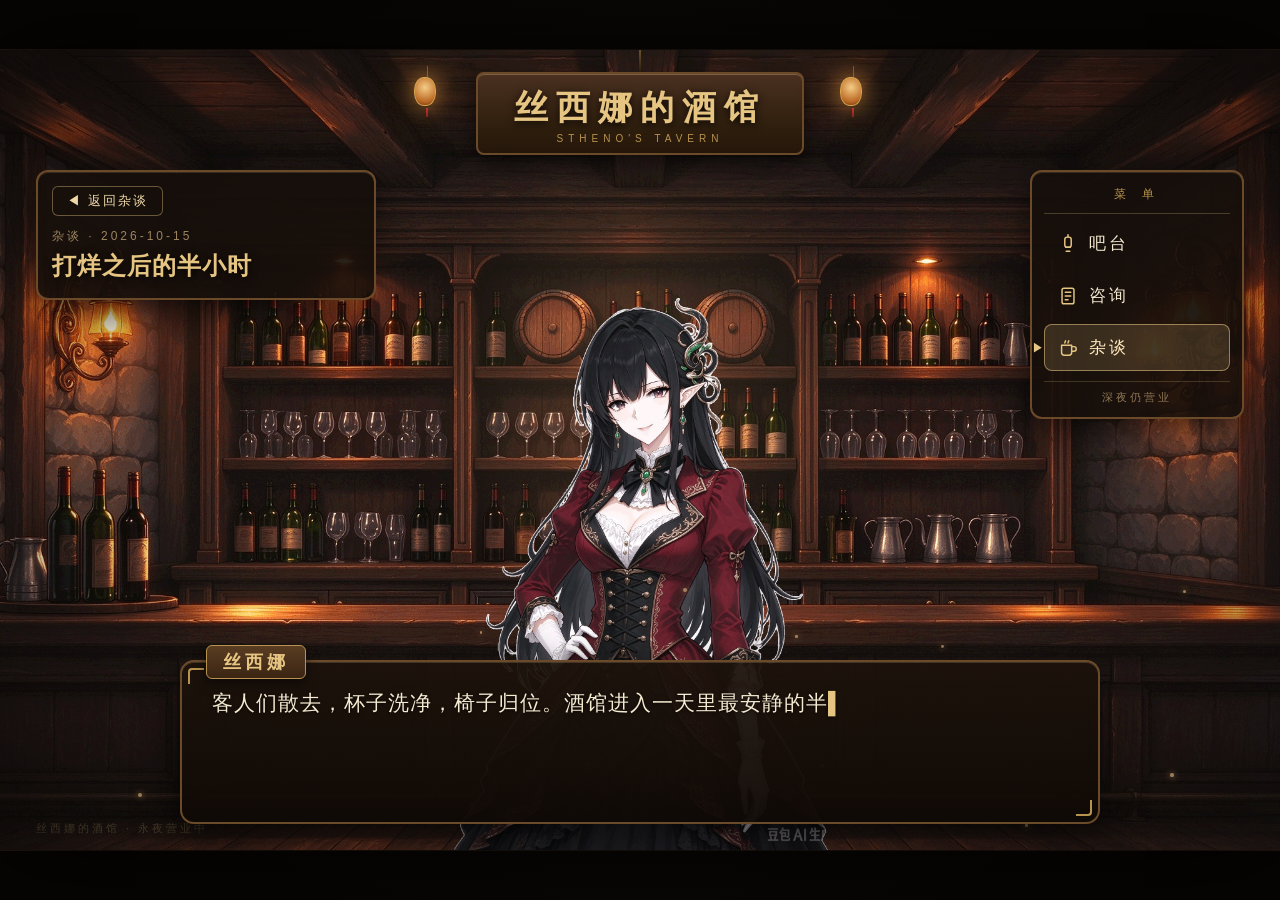
<file: posts/after-closing.html>
<!DOCTYPE html>
<html lang="zh-CN">
<head>
<meta charset="UTF-8">
<meta name="viewport" content="width=device-width, initial-scale=1, viewport-fit=cover">
<meta name="description" content="丝西娜的酒馆 — 深夜仍营业的个人博客">
<title>打烊之后的半小时 · 丝西娜的酒馆</title>
<link rel="icon" type="image/png" href="../assets/img/favicon.png">
<link rel="stylesheet" href="../assets/css/style.css">
</head>
<body data-page="zatan">
<div id="viewport">
<div id="stage" class="stage">
  <div class="scene-bg"></div>
  <div class="halo"></div>
  <img class="stheno" src="../assets/img/丝西娜.png" alt="酒馆女老板丝西娜">
  <button class="stheno-click" id="sthenoBtn" type="button" aria-label="和丝西娜说句话"><span class="stheno-hint">?</span></button>
  <div class="vignette"></div>
  <header class="sign">
    <div class="sign-rope"></div>
    <div class="sign-board"><span class="sign-title">丝西娜的酒馆</span><span class="sign-sub">STHENO&#39;S TAVERN</span></div>
    <div class="lantern lantern-l"><span class="lantern-body"></span></div>
    <div class="lantern lantern-r"><span class="lantern-body"></span></div>
  </header>
  <nav class="game-menu" id="gameMenu"><div class="menu-title">菜 单</div><a class="menu-item" data-nav="home" href="../index.html" title="吧台"><svg class="ico" viewBox="0 0 24 24" fill="none" stroke="#e6c583" stroke-width="1.6" stroke-linecap="round" stroke-linejoin="round"><path d="M12 2v2.5"/><rect x="8.5" y="4.5" width="7" height="11" rx="2.5"/><path d="M9.5 15.5h5"/><path d="M10 20h4"/></svg><span class="label">吧台</span></a><a class="menu-item" data-nav="zixun" href="../zixun.html" title="咨询"><svg class="ico" viewBox="0 0 24 24" fill="none" stroke="#e6c583" stroke-width="1.6" stroke-linecap="round" stroke-linejoin="round"><rect x="5.5" y="3.5" width="13" height="17" rx="2"/><path d="M9 8h6"/><path d="M9 12h6"/><path d="M9 16h3"/></svg><span class="label">咨询</span></a><a class="menu-item" data-nav="zatan" href="../zatan.html" title="杂谈"><svg class="ico" viewBox="0 0 24 24" fill="none" stroke="#e6c583" stroke-width="1.6" stroke-linecap="round" stroke-linejoin="round"><path d="M5 9h11v8a3 3 0 0 1-3 3H8a3 3 0 0 1-3-3V9z"/><path d="M16 10.5h2.5a2.5 2.5 0 0 1 0 5H16"/><path d="M8.5 6.5c0-1.2.8-1.2.8-2.4"/><path d="M12 6.5c0-1.2.8-1.2.8-2.4"/></svg><span class="label">杂谈</span></a><div class="menu-foot">深夜仍营业</div></nav>
  <div class="post-header"><a class="back-btn" href="../zatan.html">◀ 返回杂谈</a><div class="post-meta">杂谈 · 2026-10-15</div><h1 class="post-title-h">打烊之后的半小时</h1></div>
  <section class="dialogue-box" id="dialogueBox">
    <div class="name-plate">丝西娜</div>
    <div class="dialogue-text" id="dialogueText"></div>
    <noscript><div class="noscript-note">请启用 JavaScript，老板娘才能开口说话。</div></noscript>
    <div class="dialogue-next" id="nextArrow">▼</div>
  </section>
  <div class="stage-foot">丝西娜的酒馆 · 永夜营业中</div>
</div>
</div>
<script>window.DIALOGUE_LINES = ["客人们散去，杯子洗净，椅子归位。酒馆进入一天里最安静的半小时。", "这时候我常坐在吧台里面，听木头的吱呀声，听酒桶呼吸，听远处城市的低鸣。", "有人说酒馆的灵魂在热闹的时候。我不这么看。", "灵魂是在打烊之后，还愿意留下来的那点灯光。"];</script>
<script src="../assets/js/app.js"></script>
</body>
</html>
</file>
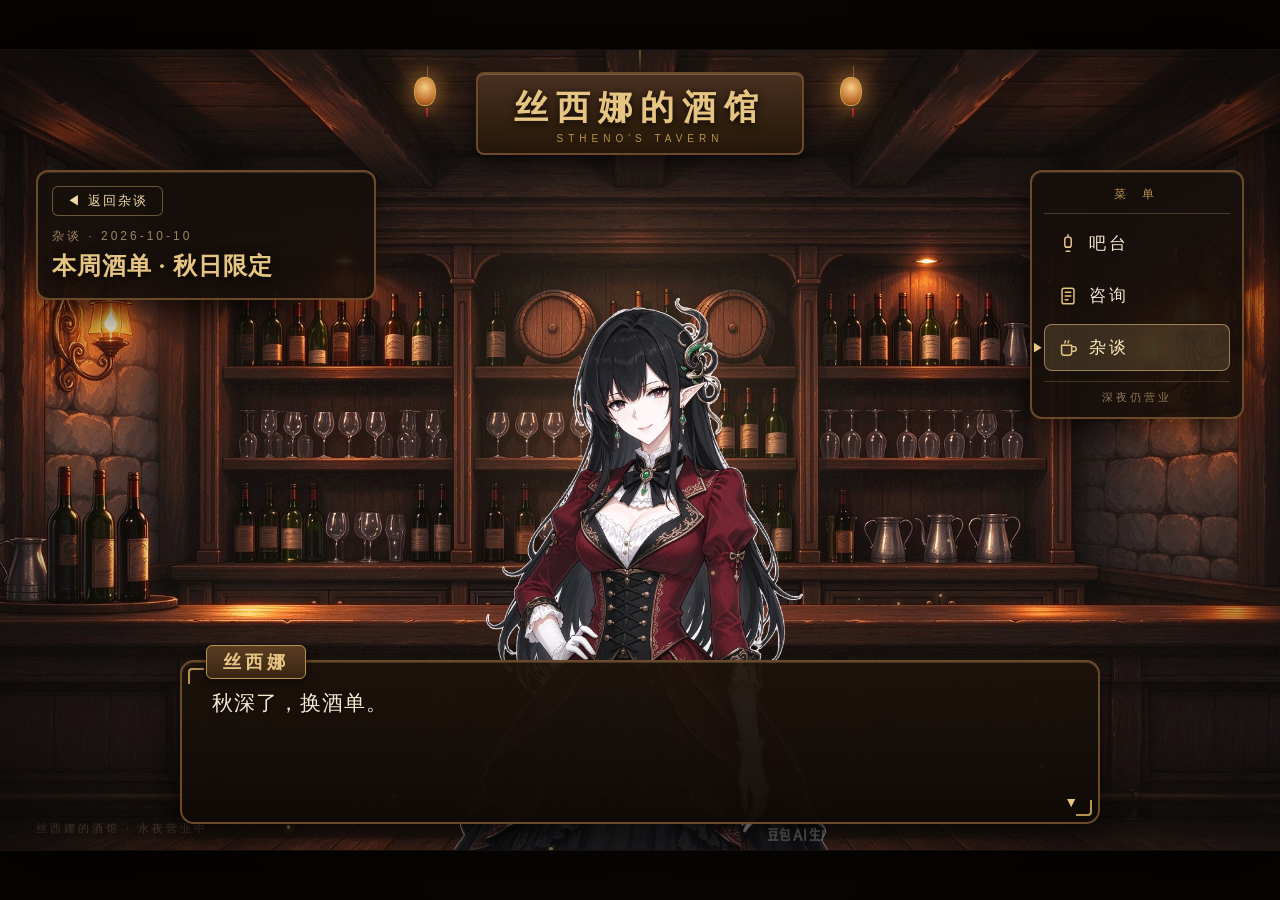
<file: posts/autumn-menu.html>
<!DOCTYPE html>
<html lang="zh-CN">
<head>
<meta charset="UTF-8">
<meta name="viewport" content="width=device-width, initial-scale=1, viewport-fit=cover">
<meta name="description" content="丝西娜的酒馆 — 深夜仍营业的个人博客">
<title>本周酒单 · 秋日限定 · 丝西娜的酒馆</title>
<link rel="icon" type="image/png" href="../assets/img/favicon.png">
<link rel="stylesheet" href="../assets/css/style.css">
</head>
<body data-page="zatan">
<div id="viewport">
<div id="stage" class="stage">
  <div class="scene-bg"></div>
  <div class="halo"></div>
  <img class="stheno" src="../assets/img/丝西娜.png" alt="酒馆女老板丝西娜">
  <button class="stheno-click" id="sthenoBtn" type="button" aria-label="和丝西娜说句话"><span class="stheno-hint">?</span></button>
  <div class="vignette"></div>
  <header class="sign">
    <div class="sign-rope"></div>
    <div class="sign-board"><span class="sign-title">丝西娜的酒馆</span><span class="sign-sub">STHENO&#39;S TAVERN</span></div>
    <div class="lantern lantern-l"><span class="lantern-body"></span></div>
    <div class="lantern lantern-r"><span class="lantern-body"></span></div>
  </header>
  <nav class="game-menu" id="gameMenu"><div class="menu-title">菜 单</div><a class="menu-item" data-nav="home" href="../index.html" title="吧台"><svg class="ico" viewBox="0 0 24 24" fill="none" stroke="#e6c583" stroke-width="1.6" stroke-linecap="round" stroke-linejoin="round"><path d="M12 2v2.5"/><rect x="8.5" y="4.5" width="7" height="11" rx="2.5"/><path d="M9.5 15.5h5"/><path d="M10 20h4"/></svg><span class="label">吧台</span></a><a class="menu-item" data-nav="zixun" href="../zixun.html" title="咨询"><svg class="ico" viewBox="0 0 24 24" fill="none" stroke="#e6c583" stroke-width="1.6" stroke-linecap="round" stroke-linejoin="round"><rect x="5.5" y="3.5" width="13" height="17" rx="2"/><path d="M9 8h6"/><path d="M9 12h6"/><path d="M9 16h3"/></svg><span class="label">咨询</span></a><a class="menu-item" data-nav="zatan" href="../zatan.html" title="杂谈"><svg class="ico" viewBox="0 0 24 24" fill="none" stroke="#e6c583" stroke-width="1.6" stroke-linecap="round" stroke-linejoin="round"><path d="M5 9h11v8a3 3 0 0 1-3 3H8a3 3 0 0 1-3-3V9z"/><path d="M16 10.5h2.5a2.5 2.5 0 0 1 0 5H16"/><path d="M8.5 6.5c0-1.2.8-1.2.8-2.4"/><path d="M12 6.5c0-1.2.8-1.2.8-2.4"/></svg><span class="label">杂谈</span></a><div class="menu-foot">深夜仍营业</div></nav>
  <div class="post-header"><a class="back-btn" href="../zatan.html">◀ 返回杂谈</a><div class="post-meta">杂谈 · 2026-10-10</div><h1 class="post-title-h">本周酒单 · 秋日限定</h1></div>
  <section class="dialogue-box" id="dialogueBox">
    <div class="name-plate">丝西娜</div>
    <div class="dialogue-text" id="dialogueText"></div>
    <noscript><div class="noscript-note">请启用 JavaScript，老板娘才能开口说话。</div></noscript>
    <div class="dialogue-next" id="nextArrow">▼</div>
  </section>
  <div class="stage-foot">丝西娜的酒馆 · 永夜营业中</div>
</div>
</div>
<script>window.DIALOGUE_LINES = ["秋深了，换酒单。", "新上「蛇发缠绕」：梅酒加一点肉桂，后劲像被蛇缠住，慢慢收紧。", "还有「石头汤」：热红酒的远房表亲，橙子、丁香，和一点点不切实际的野心。", "老位置留灯，老价格不变。新酒等老友。"];</script>
<script src="../assets/js/app.js"></script>
</body>
</html>
</file>
<file: assets/css/style.css>
@charset "UTF-8";
/* 丝西娜的酒馆 — 样式 */
:root{
  --gold:#e6c583;
  --gold-soft:#f0d9a8;
  --gold-dim:#b8934f;
  --wood-edge:#6b4a2a;
  --panel:rgba(22,15,10,.92);
  --parchment:#f3e7cf;
  --text-dim:#c9b394;
  --foot:#8d7654;
}
*{margin:0;padding:0;box-sizing:border-box;-webkit-tap-highlight-color:transparent}
html,body{height:100%;overflow:hidden}
body{background:#070503;color:var(--parchment);font-family:"PingFang SC","Hiragino Sans GB","Microsoft YaHei",sans-serif;-webkit-font-smoothing:antialiased}
#viewport{position:fixed;left:0;top:0;right:0;bottom:0;display:flex;align-items:center;justify-content:center;overflow:hidden;background:radial-gradient(ellipse at center,#16100b 0%,#070503 78%)}
.stage{position:relative;width:1280px;height:800px;flex:none;overflow:hidden;transform-origin:center center;box-shadow:0 0 90px rgba(0,0,0,.95),0 0 0 1px #241812}

/* ---- 场景 ---- */
.scene-bg{position:absolute;left:0;top:0;right:0;bottom:0;background-image:url("../img/背景.png");background-size:cover;background-position:center center;z-index:0}
.halo{position:absolute;left:50%;top:330px;width:540px;height:540px;transform:translate(-50%,-50%);border-radius:50%;background:radial-gradient(circle,rgba(255,205,130,.13),transparent 65%);animation:halo 6s ease-in-out infinite;pointer-events:none;z-index:1}
@keyframes halo{0%,100%{opacity:.55}50%{opacity:.95}}
.vignette{position:absolute;left:0;top:0;right:0;bottom:0;background:radial-gradient(ellipse at center,transparent 52%,rgba(4,2,1,.62) 100%);pointer-events:none;z-index:5}

/* ---- 丝西娜立绘 ---- */
.stheno{position:absolute;left:50%;bottom:0;transform:translateX(calc(-50% - 8px));height:560px;width:auto;z-index:3;pointer-events:none;user-select:none;-webkit-user-drag:none}
.stheno-click{position:absolute;left:50%;bottom:0;transform:translateX(calc(-50% - 8px));width:420px;height:560px;z-index:4;border:none;background:none;cursor:pointer;border-radius:46% 46% 0 0}
.stheno-hint{position:absolute;left:50%;top:2px;transform:translate(-50%,-100%);padding:2px 12px;border:1px solid var(--gold-dim);border-radius:12px;background:rgba(22,15,10,.92);color:var(--gold);font-size:13px;opacity:0;transition:opacity .2s;pointer-events:none;white-space:nowrap}
.stheno-click:hover .stheno-hint{opacity:1}

/* ---- 招牌 ---- */
.sign{position:absolute;top:0;left:50%;transform:translateX(-50%);display:flex;flex-direction:column;align-items:center;z-index:6}
.sign-rope{width:2px;height:22px;background:linear-gradient(180deg,#6a5230,#31240f)}
.sign-board{position:relative;padding:11px 36px 9px;text-align:center;white-space:nowrap;border:2px solid var(--wood-edge);border-radius:8px;background:linear-gradient(180deg,#4a3020,#31200f 62%,#241609);box-shadow:0 8px 22px rgba(0,0,0,.65),inset 0 1px 0 rgba(255,220,160,.28)}
.sign-title{display:block;font-family:"KaiTi","STKaiti","Kaiti SC",serif;font-size:34px;font-weight:700;color:var(--gold);letter-spacing:8px;text-shadow:0 2px 8px rgba(0,0,0,.85)}
.sign-sub{display:block;margin-top:2px;font-size:10px;letter-spacing:5px;color:var(--gold-dim)}
.lantern{position:absolute;top:16px;width:26px;transform-origin:50% 0;animation:swing 4.6s ease-in-out infinite;pointer-events:none}
.lantern-l{left:-62px}
.lantern-r{right:-62px;animation-delay:-2.3s}
.lantern::before{content:"";display:block;width:1px;height:11px;margin:0 auto;background:#6a5230}
.lantern-body{display:block;width:22px;height:29px;border-radius:45%;border:1px solid #d8a54e;background:radial-gradient(circle at 50% 35%,rgba(255,214,140,.95),rgba(214,120,40,.85) 70%,rgba(120,55,15,.9));box-shadow:0 0 18px 4px rgba(255,170,70,.35),0 0 42px 10px rgba(255,150,50,.16)}
.lantern::after{content:"";display:block;width:2px;height:9px;margin:2px auto 0;background:linear-gradient(180deg,#c33,#8a1f1f)}
@keyframes swing{0%,100%{transform:rotate(-5deg)}50%{transform:rotate(5deg)}}

/* ---- 游戏菜单 ---- */
.game-menu{position:absolute;right:36px;top:120px;width:214px;padding:14px 12px 12px;z-index:7;border:2px solid var(--wood-edge);border-radius:12px;background:var(--panel);box-shadow:0 12px 32px rgba(0,0,0,.6),inset 0 1px 0 rgba(255,220,160,.14)}
.menu-title{font-size:12px;letter-spacing:6px;color:var(--gold-dim);text-align:center;padding-bottom:10px;margin-bottom:6px;border-bottom:1px solid rgba(230,197,131,.25)}
.menu-item{position:relative;display:flex;align-items:center;gap:10px;margin:5px 0;padding:11px 12px;border:1px solid transparent;border-radius:8px;color:var(--parchment);text-decoration:none;font-size:17px;letter-spacing:3px;transition:background .15s,border-color .15s,transform .15s,color .15s}
.menu-item .ico{width:22px;height:22px;flex:none}
.menu-item::before{content:"▶";position:absolute;left:-13px;top:50%;transform:translate(4px,-50%);color:var(--gold);font-size:12px;opacity:0;transition:opacity .15s,transform .15s}
.menu-item:hover,.menu-item:focus-visible{background:rgba(230,197,131,.12);border-color:rgba(230,197,131,.5);transform:translateX(3px);color:#ffe9bd;outline:none}
.menu-item:hover::before,.menu-item.active::before{opacity:1;transform:translate(0,-50%)}
.menu-item.active{background:rgba(230,197,131,.16);border-color:rgba(230,197,131,.55);color:#ffe9bd}
.menu-foot{margin-top:10px;padding-top:8px;border-top:1px solid rgba(230,197,131,.2);font-size:11px;letter-spacing:3px;color:var(--foot);text-align:center}

/* ---- 对话框 ---- */
.dialogue-box{position:absolute;left:50%;bottom:26px;transform:translateX(-50%);width:920px;min-height:164px;padding:22px 30px 32px;z-index:7;cursor:pointer;border:2px solid var(--wood-edge);border-radius:14px;background:linear-gradient(180deg,rgba(28,18,11,.94),rgba(15,9,5,.965));box-shadow:0 16px 44px rgba(0,0,0,.68),inset 0 1px 0 rgba(255,220,160,.16)}
.dialogue-box::before,.dialogue-box::after{content:"";position:absolute;width:14px;height:14px;border:2px solid var(--gold-dim);pointer-events:none}
.dialogue-box::before{left:6px;top:6px;border-right:none;border-bottom:none;border-radius:4px 0 0 0}
.dialogue-box::after{right:6px;bottom:6px;border-left:none;border-top:none;border-radius:0 0 4px 0}
.name-plate{position:absolute;top:-17px;left:24px;padding:4px 16px;border:1px solid var(--gold-dim);border-radius:6px;background:linear-gradient(180deg,#5a3d22,#3a2513);font-family:"KaiTi","STKaiti",serif;font-size:18px;font-weight:700;color:var(--gold);letter-spacing:4px;box-shadow:0 4px 12px rgba(0,0,0,.55)}
.dialogue-text{min-height:92px;font-family:"KaiTi","STKaiti","Kaiti SC",serif;font-size:21px;line-height:1.9;letter-spacing:1px;color:#f5ead2;text-shadow:0 1px 3px rgba(0,0,0,.65)}
.dialogue-text.typing::after{content:"▌";color:var(--gold);animation:blink .8s steps(1) infinite}
.dialogue-text a{color:#ffd98a;text-decoration:underline;text-underline-offset:3px;text-shadow:none;font-weight:600;cursor:pointer}
.dialogue-text a:hover{color:#fff0c8}
.dialogue-text a:active{color:#ffbf66}
@keyframes blink{50%{opacity:0}}
.dialogue-next{position:absolute;right:20px;bottom:12px;color:var(--gold);font-size:14px;opacity:0;transition:opacity .2s;pointer-events:none}
.dialogue-next.show{opacity:1;animation:bob 1.1s ease-in-out infinite}
@keyframes bob{0%,100%{transform:translateY(0)}50%{transform:translateY(4px)}}

/* ---- 手记列表 / 文章头 ---- */
.post-list,.post-header{position:absolute;left:36px;top:120px;width:340px;z-index:7;padding:14px;border:2px solid var(--wood-edge);border-radius:12px;background:var(--panel);box-shadow:0 12px 32px rgba(0,0,0,.6),inset 0 1px 0 rgba(255,220,160,.14)}
.post-list{max-height:440px;overflow:auto}
.list-head{display:flex;align-items:baseline;justify-content:space-between;padding-bottom:10px;margin-bottom:4px;border-bottom:1px solid rgba(230,197,131,.25)}
.list-title{font-family:"KaiTi","STKaiti",serif;font-size:19px;font-weight:700;color:var(--gold);letter-spacing:2px}
.list-count{font-size:12px;color:var(--foot)}
.list-desc{font-size:12px;color:var(--text-dim);letter-spacing:1px;padding:6px 2px 10px}
.post-item{display:block;margin-bottom:8px;padding:10px 12px;border:1px solid rgba(230,197,131,.18);border-radius:8px;background:rgba(255,240,210,.03);text-decoration:none;transition:border-color .15s,background .15s,transform .15s}
.post-item:hover{border-color:var(--gold);background:rgba(230,197,131,.1);transform:translateX(3px)}
.post-date{display:block;margin-bottom:3px;font-size:11px;letter-spacing:2px;color:#9c8560}
.post-title{display:block;font-size:15px;line-height:1.55;color:#f0e2c6}
.post-list::-webkit-scrollbar{width:6px}
.post-list::-webkit-scrollbar-thumb{background:rgba(230,197,131,.35);border-radius:3px}
.post-list::-webkit-scrollbar-track{background:transparent}
.back-btn{display:inline-flex;align-items:center;gap:6px;margin-bottom:12px;padding:5px 14px;border:1px solid rgba(230,197,131,.4);border-radius:6px;color:var(--gold-soft);text-decoration:none;font-size:13px;letter-spacing:2px;background:rgba(22,15,10,.6);transition:color .15s,border-color .15s,background .15s}
.back-btn:hover{color:#ffe9bd;border-color:var(--gold);background:rgba(230,197,131,.14)}
.post-meta{margin-bottom:4px;font-size:12px;letter-spacing:3px;color:#9c8560}
.post-title-h{font-family:"KaiTi","STKaiti",serif;font-size:24px;font-weight:700;line-height:1.45;letter-spacing:1px;color:var(--gold);text-shadow:0 2px 10px rgba(0,0,0,.8)}

/* ---- 其他 ---- */
.stage-foot{position:absolute;left:36px;bottom:14px;z-index:4;font-size:11px;letter-spacing:3px;color:rgba(141,118,84,.75);pointer-events:none}
.mote{position:absolute;z-index:5;border-radius:50%;background:rgba(255,214,150,.55);box-shadow:0 0 6px rgba(255,200,120,.65);pointer-events:none;animation-name:drift;animation-timing-function:linear;animation-iteration-count:infinite}
@keyframes drift{0%{transform:translateY(40px);opacity:0}15%{opacity:.85}100%{transform:translateY(-840px);opacity:0}}
.noscript-note{padding:8px 12px;border:1px dashed var(--gold-dim);border-radius:8px;color:var(--gold-soft);font-size:14px}

/* ---- 手机布局 ---- */
.stage.mobile{width:430px;height:860px}
.stage.mobile .sign-title{font-size:25px;letter-spacing:5px}
.stage.mobile .sign-board{padding:9px 20px 7px}
.stage.mobile .lantern-l{left:-38px}
.stage.mobile .lantern-r{right:-38px}
.stage.mobile .game-menu{right:10px;top:88px;width:50px;padding:8px 6px}
.stage.mobile .menu-title{font-size:9px;letter-spacing:2px;padding-bottom:6px;margin-bottom:4px}
.stage.mobile .menu-item{justify-content:center;padding:9px 0;margin:4px 0}
.stage.mobile .menu-item .label{display:none}
.stage.mobile .menu-item::before{display:none}
.stage.mobile .menu-foot{display:none}
.stage.mobile .stheno{bottom:0;height:560px;transform:translateX(calc(-50% - 7px))}
.stage.mobile .stheno-click{bottom:0;width:420px;height:560px;transform:translateX(calc(-50% - 7px))}
.stage.mobile .halo{top:520px;width:480px;height:480px}
.stage.mobile .post-list,.stage.mobile .post-header{left:10px;right:64px;top:60px;bottom:auto;width:auto;max-height:236px;padding:10px}
.stage.mobile .list-title{font-size:15px}
.stage.mobile .post-title{font-size:13px}
.stage.mobile .post-date{font-size:10px}
.stage.mobile .post-title-h{font-size:18px}
.stage.mobile .back-btn{font-size:12px;margin-bottom:8px;padding:4px 10px}
.stage.mobile .dialogue-box{left:10px;right:10px;width:auto;transform:none;bottom:12px;min-height:140px;padding:18px 16px 28px}
.stage.mobile .dialogue-text{min-height:70px;font-size:16px;line-height:1.75}
.stage.mobile .name-plate{font-size:15px;left:16px;padding:3px 12px;top:-14px}
.stage.mobile .stage-foot{display:none}
</file>
